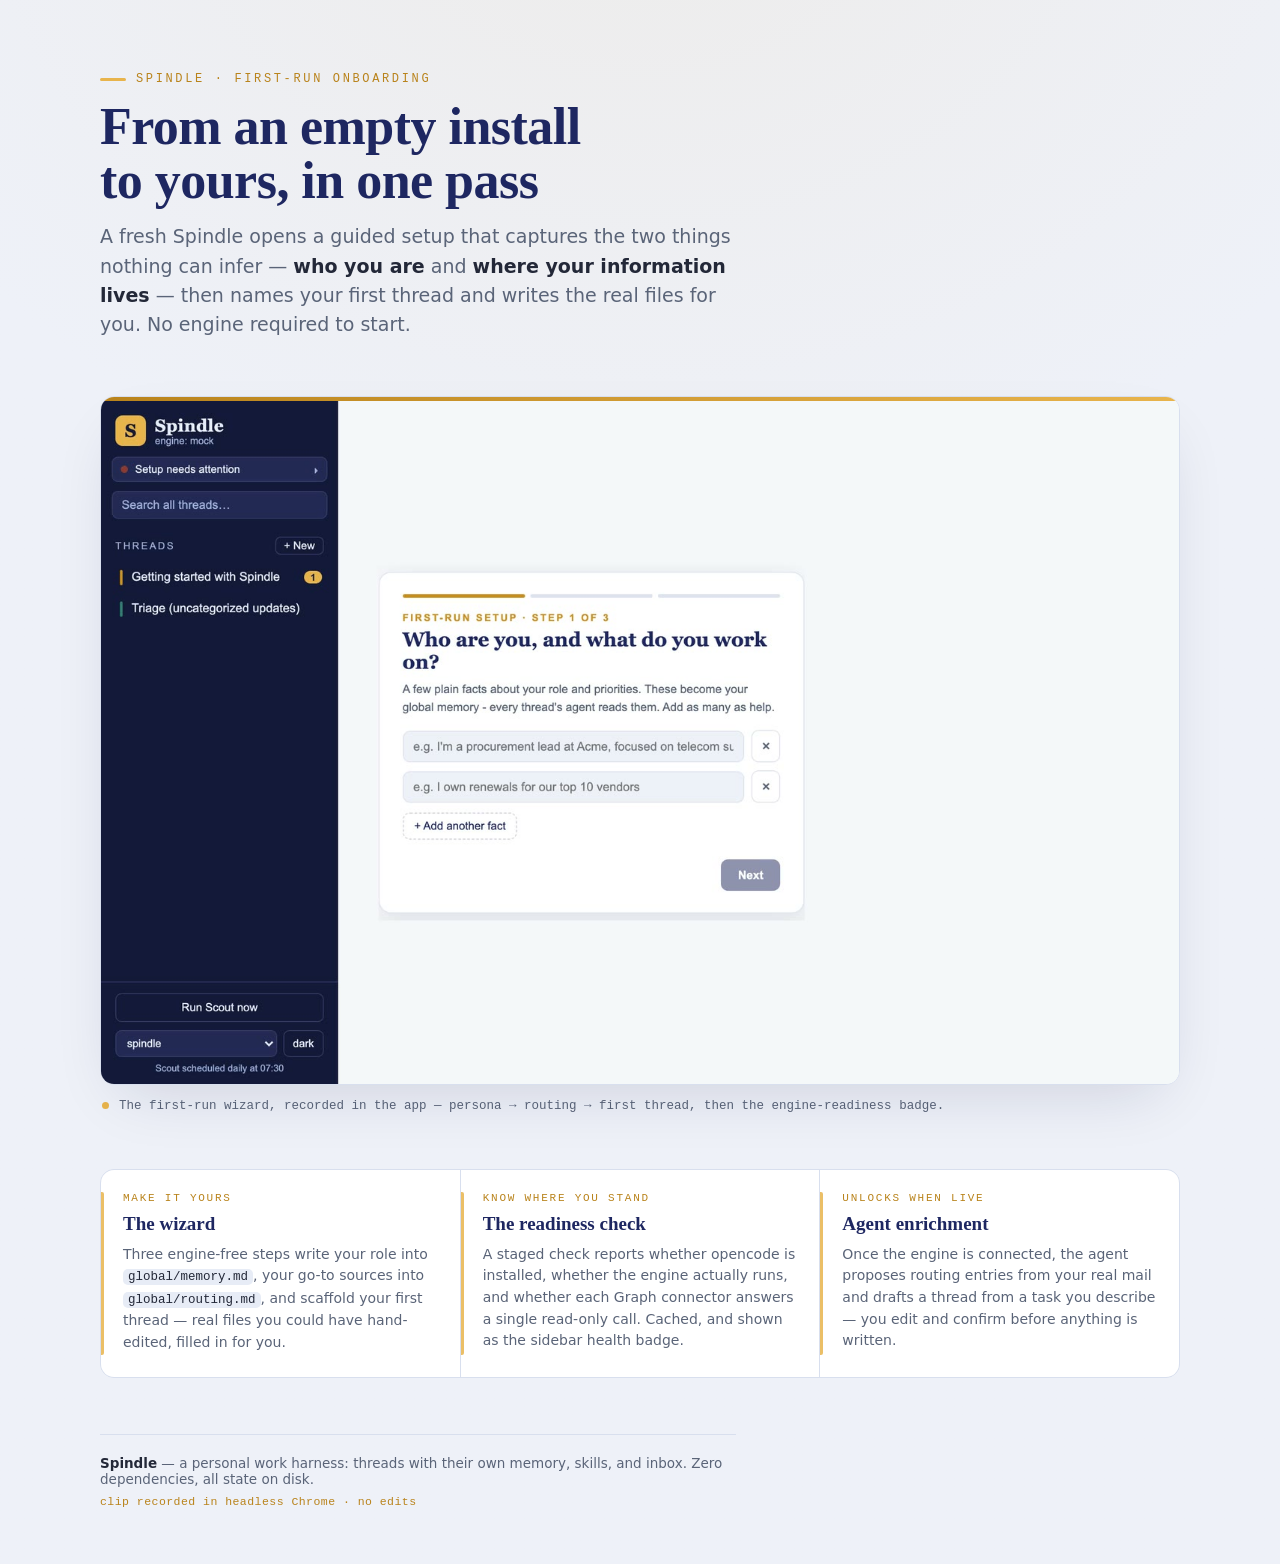
<file: media/index.html>
<!DOCTYPE html>
<html lang="en">
<head>
<meta charset="UTF-8">
<meta name="viewport" content="width=device-width, initial-scale=1.0">
<title>Spindle — First-run onboarding</title>
<style>html,body{margin:0;padding:0;}</style>
</head>
<body>
<style>
  /* Spindle showcase — grounded in the app's own navy/gold "document identity"
     and its signature gold thread-strand. Serif display (Cambria, as the app
     uses), system sans for body, mono for the utility line. */
  :root{
    --paper:#EEF1F8; --card:#FFFFFF; --ink:#1E2761; --ink-2:#26326F;
    --gold:#B9831B; --gold-bright:#E8B44C; --text:#232838; --mut:#5A6478;
    --line:#D8DFEE; --line-soft:#E7ECF6; --shadow:rgba(20,27,69,.16);
    --serif:"Cambria",Georgia,"Times New Roman",serif;
    --sans:system-ui,"Segoe UI",Calibri,Arial,sans-serif;
    --mono:ui-monospace,Consolas,"SF Mono",Menlo,monospace;
  }
  @media (prefers-color-scheme:dark){
    :root{
      --paper:#0F1526; --card:#1A2340; --ink:#EAD79B; --ink-2:#E8B44C;
      --gold:#E8B44C; --gold-bright:#F1C86B; --text:#E7ECFA; --mut:#9DAAD0;
      --line:#293357; --line-soft:#202a4a; --shadow:rgba(0,0,0,.45);
    }
  }
  :root[data-theme="light"]{
    --paper:#EEF1F8; --card:#FFFFFF; --ink:#1E2761; --ink-2:#26326F;
    --gold:#B9831B; --gold-bright:#E8B44C; --text:#232838; --mut:#5A6478;
    --line:#D8DFEE; --line-soft:#E7ECF6; --shadow:rgba(20,27,69,.16);
  }
  :root[data-theme="dark"]{
    --paper:#0F1526; --card:#1A2340; --ink:#EAD79B; --ink-2:#E8B44C;
    --gold:#E8B44C; --gold-bright:#F1C86B; --text:#E7ECFA; --mut:#9DAAD0;
    --line:#293357; --line-soft:#202a4a; --shadow:rgba(0,0,0,.45);
  }

  *{box-sizing:border-box;}
  .sp-page{
    background:
      radial-gradient(120% 80% at 50% -10%, color-mix(in srgb, var(--gold-bright) 8%, var(--paper)) 0%, var(--paper) 55%);
    color:var(--text); font-family:var(--sans);
    min-height:100vh; padding:clamp(28px,6vw,72px) 20px 56px;
    -webkit-font-smoothing:antialiased;
  }
  .sp-wrap{max-width:1080px; margin:0 auto; display:flex; flex-direction:column; gap:clamp(32px,5vw,56px);}

  /* ---- intro ---- */
  .sp-intro{max-width:64ch; display:flex; flex-direction:column; gap:14px;}
  .sp-eyebrow{
    font-family:var(--mono); font-size:12px; letter-spacing:.22em; text-transform:uppercase;
    color:var(--gold); display:flex; align-items:center; gap:10px;
  }
  .sp-eyebrow::before{content:""; width:26px; height:3px; background:var(--gold-bright); border-radius:2px;}
  .sp-title{
    font-family:var(--serif); font-weight:700; color:var(--ink);
    font-size:clamp(30px,5.4vw,52px); line-height:1.04; letter-spacing:-.01em;
    text-wrap:balance; margin:0;
  }
  .sp-lede{font-size:clamp(16px,2.1vw,19px); line-height:1.55; color:var(--mut); max-width:60ch; margin:0;}
  .sp-lede b{color:var(--text); font-weight:600;}

  /* ---- demo frame: the app screen, topped by the gold thread-strand ---- */
  .sp-demo{margin:0; display:flex; flex-direction:column; gap:14px;}
  .sp-frame{
    background:var(--card); border:1px solid var(--line); border-radius:14px;
    box-shadow:0 24px 60px -22px var(--shadow); overflow:hidden;
    animation:sp-rise .7s cubic-bezier(.2,.7,.2,1) both;
  }
  .sp-strand{height:4px; background:linear-gradient(90deg,var(--gold),var(--gold-bright));}
  .sp-frame img,.sp-frame video{display:block; width:100%; height:auto;}
  .sp-cap{
    font-family:var(--mono); font-size:12.5px; color:var(--mut);
    display:flex; align-items:center; gap:10px; padding-left:2px;
  }
  .sp-cap .dot{width:7px; height:7px; border-radius:50%; background:var(--gold-bright); flex:0 0 auto;}

  /* ---- the three layers (a real progression: setup → check → enrich) ---- */
  .sp-steps{
    display:grid; grid-template-columns:repeat(3,1fr); gap:1px;
    background:var(--line); border:1px solid var(--line); border-radius:14px; overflow:hidden;
  }
  .sp-step{background:var(--card); padding:22px 22px 24px; display:flex; flex-direction:column; gap:9px; position:relative;}
  .sp-step::before{content:""; position:absolute; left:0; top:22px; bottom:22px; width:3px; background:var(--gold-bright); border-radius:0 2px 2px 0; opacity:.85;}
  .sp-step .lab{font-family:var(--mono); font-size:11px; letter-spacing:.16em; text-transform:uppercase; color:var(--gold);}
  .sp-step h2{font-family:var(--serif); font-size:19px; color:var(--ink); margin:0; font-weight:700;}
  .sp-step p{font-size:14px; line-height:1.55; color:var(--mut); margin:0;}
  .sp-step p code{font-family:var(--mono); font-size:12.5px; color:var(--text); background:var(--line-soft); padding:1px 5px; border-radius:5px;}

  /* ---- footer ---- */
  .sp-foot{
    border-top:1px solid var(--line); padding-top:20px; display:flex; flex-wrap:wrap; gap:8px 22px;
    align-items:baseline; font-size:13.5px; color:var(--mut); max-width:74ch;
  }
  .sp-foot b{color:var(--text); font-weight:600;}
  .sp-foot .tag{font-family:var(--mono); font-size:11.5px; letter-spacing:.04em; color:var(--gold);}

  @media (max-width:720px){ .sp-steps{grid-template-columns:1fr;} }
  @media (prefers-reduced-motion:reduce){ .sp-frame{animation:none;} }
  @keyframes sp-rise{from{opacity:0; transform:translateY(14px);} to{opacity:1; transform:none;}}
</style>

<div class="sp-page">
  <div class="sp-wrap">

    <header class="sp-intro">
      <div class="sp-eyebrow">Spindle · first-run onboarding</div>
      <h1 class="sp-title">From an empty install to yours, in one pass</h1>
      <p class="sp-lede">A fresh Spindle opens a guided setup that captures the two things nothing can infer — <b>who you are</b> and <b>where your information lives</b> — then names your first thread and writes the real files for you. No engine required to start.</p>
    </header>

    <figure class="sp-demo">
      <div class="sp-frame">
        <div class="sp-strand"></div>
        <video autoplay muted loop playsinline preload="auto" poster="poster.jpg" aria-label="Screen recording of Spindle's first-run onboarding wizard: entering role and routing facts, naming a first thread, then the finished workspace with the engine-readiness badge.">
          <source src="spindle-onboarding.mp4" type="video/mp4">
          <img src="spindle-onboarding.gif" alt="Screen recording of Spindle's first-run onboarding wizard: entering role and routing facts, naming a first thread, then the finished workspace with the engine-readiness badge.">
        </video>
      </div>
      <figcaption class="sp-cap"><span class="dot"></span>The first-run wizard, recorded in the app — persona → routing → first thread, then the engine-readiness badge.</figcaption>
    </figure>

    <section class="sp-steps">
      <article class="sp-step">
        <span class="lab">Make it yours</span>
        <h2>The wizard</h2>
        <p>Three engine-free steps write your role into <code>global/memory.md</code>, your go-to sources into <code>global/routing.md</code>, and scaffold your first thread — real files you could have hand-edited, filled in for you.</p>
      </article>
      <article class="sp-step">
        <span class="lab">Know where you stand</span>
        <h2>The readiness check</h2>
        <p>A staged check reports whether opencode is installed, whether the engine actually runs, and whether each Graph connector answers a single read-only call. Cached, and shown as the sidebar health badge.</p>
      </article>
      <article class="sp-step">
        <span class="lab">Unlocks when live</span>
        <h2>Agent enrichment</h2>
        <p>Once the engine is connected, the agent proposes routing entries from your real mail and drafts a thread from a task you describe — you edit and confirm before anything is written.</p>
      </article>
    </section>

    <footer class="sp-foot">
      <span><b>Spindle</b> — a personal work harness: threads with their own memory, skills, and inbox. Zero dependencies, all state on disk.</span>
      <span class="tag">clip recorded in headless Chrome · no edits</span>
    </footer>

  </div>
</div>

</body>
</html>
</file>
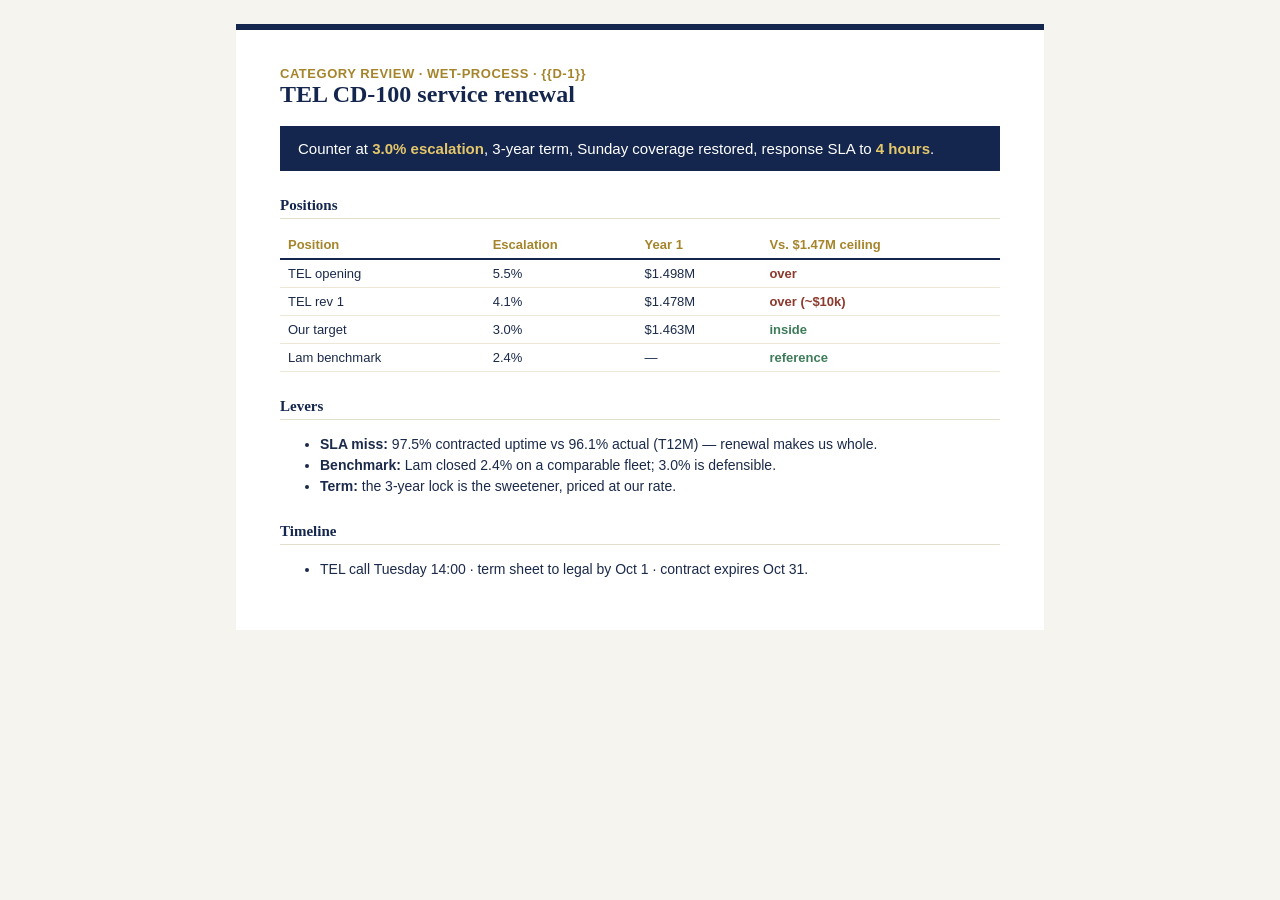
<file: demo/threads/tel-cd100-renewal/artifacts/{{D-1}}-renewal-onepager.html>
<!DOCTYPE html>
<html lang="en">
<head>
<meta charset="UTF-8">
<title>TEL CD-100 Renewal - One-pager</title>
<style>
  body { font-family: Calibri, "Segoe UI", sans-serif; color: #1b2a4a; margin: 0; background: #f6f4ee; }
  .page { max-width: 720px; margin: 24px auto; background: #fff; padding: 36px 44px; border-top: 6px solid #14264d; }
  h1 { font-family: Cambria, Georgia, serif; color: #14264d; font-size: 24px; margin: 0 0 2px; }
  .sub { color: #a5842b; font-weight: 600; font-size: 13px; letter-spacing: .04em; text-transform: uppercase; }
  h2 { font-family: Cambria, Georgia, serif; color: #14264d; font-size: 15px; border-bottom: 1px solid #e3ddcc; padding-bottom: 4px; margin-top: 26px; }
  .rec { background: #14264d; color: #fff; padding: 14px 18px; margin-top: 18px; font-size: 15px; }
  .rec b { color: #e5c76b; }
  table { border-collapse: collapse; width: 100%; margin-top: 10px; font-size: 13px; }
  th { text-align: left; color: #a5842b; border-bottom: 2px solid #14264d; padding: 6px 8px; }
  td { padding: 6px 8px; border-bottom: 1px solid #eee7d6; }
  .flag { color: #8c3a2e; font-weight: 600; }
  .ok { color: #3e7c59; font-weight: 600; }
  ul { font-size: 14px; line-height: 1.5; }
</style>
</head>
<body>
<div class="page">
  <div class="sub">Category review &middot; wet-process &middot; {{D-1}}</div>
  <h1>TEL CD-100 service renewal</h1>
  <div class="rec">Counter at <b>3.0% escalation</b>, 3-year term, Sunday coverage restored, response SLA to <b>4 hours</b>.</div>
  <h2>Positions</h2>
  <table>
    <tr><th>Position</th><th>Escalation</th><th>Year 1</th><th>Vs. $1.47M ceiling</th></tr>
    <tr><td>TEL opening</td><td>5.5%</td><td>$1.498M</td><td class="flag">over</td></tr>
    <tr><td>TEL rev 1</td><td>4.1%</td><td>$1.478M</td><td class="flag">over (~$10k)</td></tr>
    <tr><td>Our target</td><td>3.0%</td><td>$1.463M</td><td class="ok">inside</td></tr>
    <tr><td>Lam benchmark</td><td>2.4%</td><td>&mdash;</td><td class="ok">reference</td></tr>
  </table>
  <h2>Levers</h2>
  <ul>
    <li><b>SLA miss:</b> 97.5% contracted uptime vs 96.1% actual (T12M) &mdash; renewal makes us whole.</li>
    <li><b>Benchmark:</b> Lam closed 2.4% on a comparable fleet; 3.0% is defensible.</li>
    <li><b>Term:</b> the 3-year lock is the sweetener, priced at our rate.</li>
  </ul>
  <h2>Timeline</h2>
  <ul>
    <li>TEL call Tuesday 14:00 &middot; term sheet to legal by Oct 1 &middot; contract expires Oct 31.</li>
  </ul>
</div>
</body>
</html>
</file>
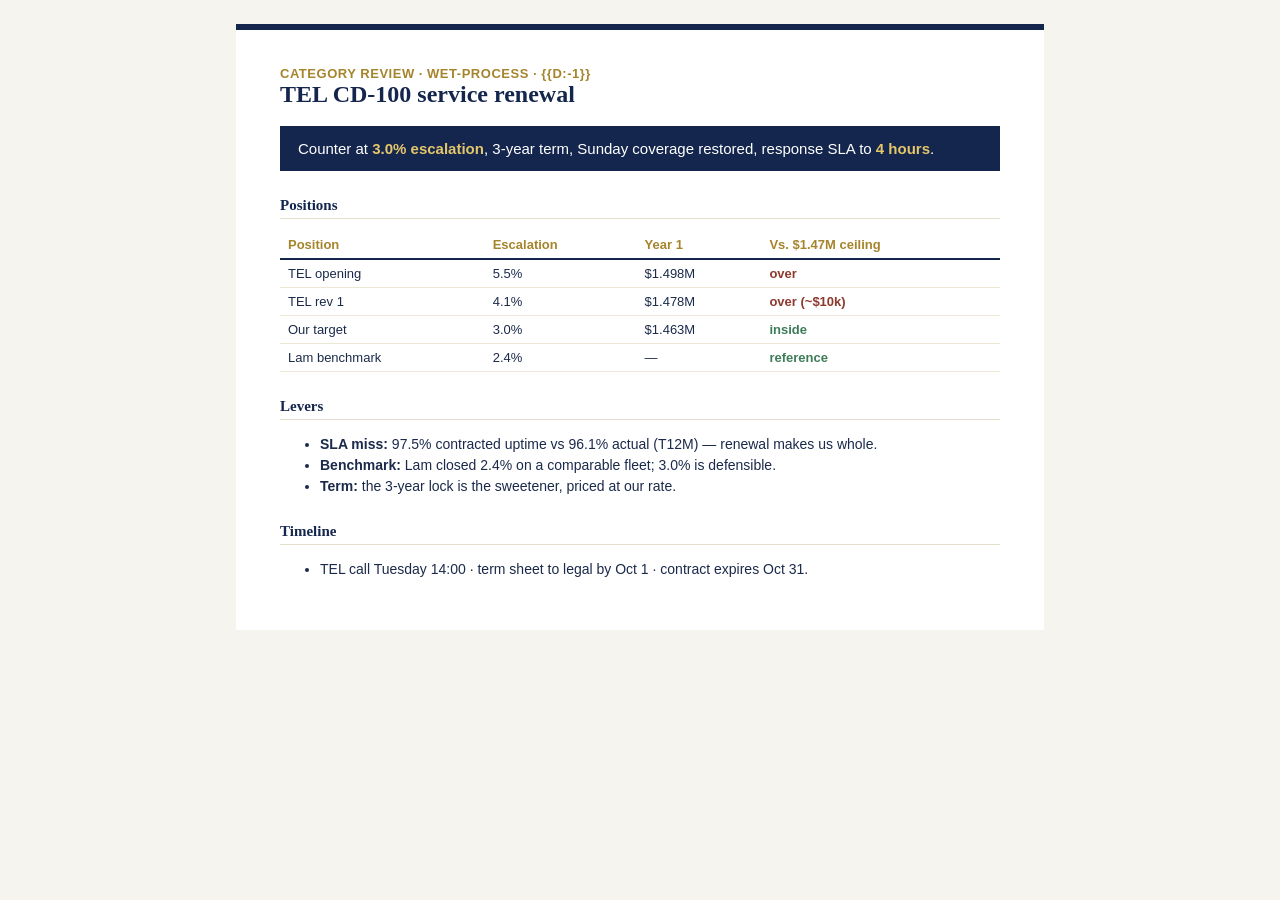
<file: demo/threads/tel-cd100-renewal/artifacts/{{D:-1}}-renewal-onepager.html>
<!DOCTYPE html>
<html lang="en">
<head>
<meta charset="UTF-8">
<title>TEL CD-100 Renewal - One-pager</title>
<style>
  body { font-family: Calibri, "Segoe UI", sans-serif; color: #1b2a4a; margin: 0; background: #f6f4ee; }
  .page { max-width: 720px; margin: 24px auto; background: #fff; padding: 36px 44px; border-top: 6px solid #14264d; }
  h1 { font-family: Cambria, Georgia, serif; color: #14264d; font-size: 24px; margin: 0 0 2px; }
  .sub { color: #a5842b; font-weight: 600; font-size: 13px; letter-spacing: .04em; text-transform: uppercase; }
  h2 { font-family: Cambria, Georgia, serif; color: #14264d; font-size: 15px; border-bottom: 1px solid #e3ddcc; padding-bottom: 4px; margin-top: 26px; }
  .rec { background: #14264d; color: #fff; padding: 14px 18px; margin-top: 18px; font-size: 15px; }
  .rec b { color: #e5c76b; }
  table { border-collapse: collapse; width: 100%; margin-top: 10px; font-size: 13px; }
  th { text-align: left; color: #a5842b; border-bottom: 2px solid #14264d; padding: 6px 8px; }
  td { padding: 6px 8px; border-bottom: 1px solid #eee7d6; }
  .flag { color: #8c3a2e; font-weight: 600; }
  .ok { color: #3e7c59; font-weight: 600; }
  ul { font-size: 14px; line-height: 1.5; }
</style>
</head>
<body>
<div class="page">
  <div class="sub">Category review &middot; wet-process &middot; {{D:-1}}</div>
  <h1>TEL CD-100 service renewal</h1>
  <div class="rec">Counter at <b>3.0% escalation</b>, 3-year term, Sunday coverage restored, response SLA to <b>4 hours</b>.</div>
  <h2>Positions</h2>
  <table>
    <tr><th>Position</th><th>Escalation</th><th>Year 1</th><th>Vs. $1.47M ceiling</th></tr>
    <tr><td>TEL opening</td><td>5.5%</td><td>$1.498M</td><td class="flag">over</td></tr>
    <tr><td>TEL rev 1</td><td>4.1%</td><td>$1.478M</td><td class="flag">over (~$10k)</td></tr>
    <tr><td>Our target</td><td>3.0%</td><td>$1.463M</td><td class="ok">inside</td></tr>
    <tr><td>Lam benchmark</td><td>2.4%</td><td>&mdash;</td><td class="ok">reference</td></tr>
  </table>
  <h2>Levers</h2>
  <ul>
    <li><b>SLA miss:</b> 97.5% contracted uptime vs 96.1% actual (T12M) &mdash; renewal makes us whole.</li>
    <li><b>Benchmark:</b> Lam closed 2.4% on a comparable fleet; 3.0% is defensible.</li>
    <li><b>Term:</b> the 3-year lock is the sweetener, priced at our rate.</li>
  </ul>
  <h2>Timeline</h2>
  <ul>
    <li>TEL call Tuesday 14:00 &middot; term sheet to legal by Oct 1 &middot; contract expires Oct 31.</li>
  </ul>
</div>
</body>
</html>
</file>
